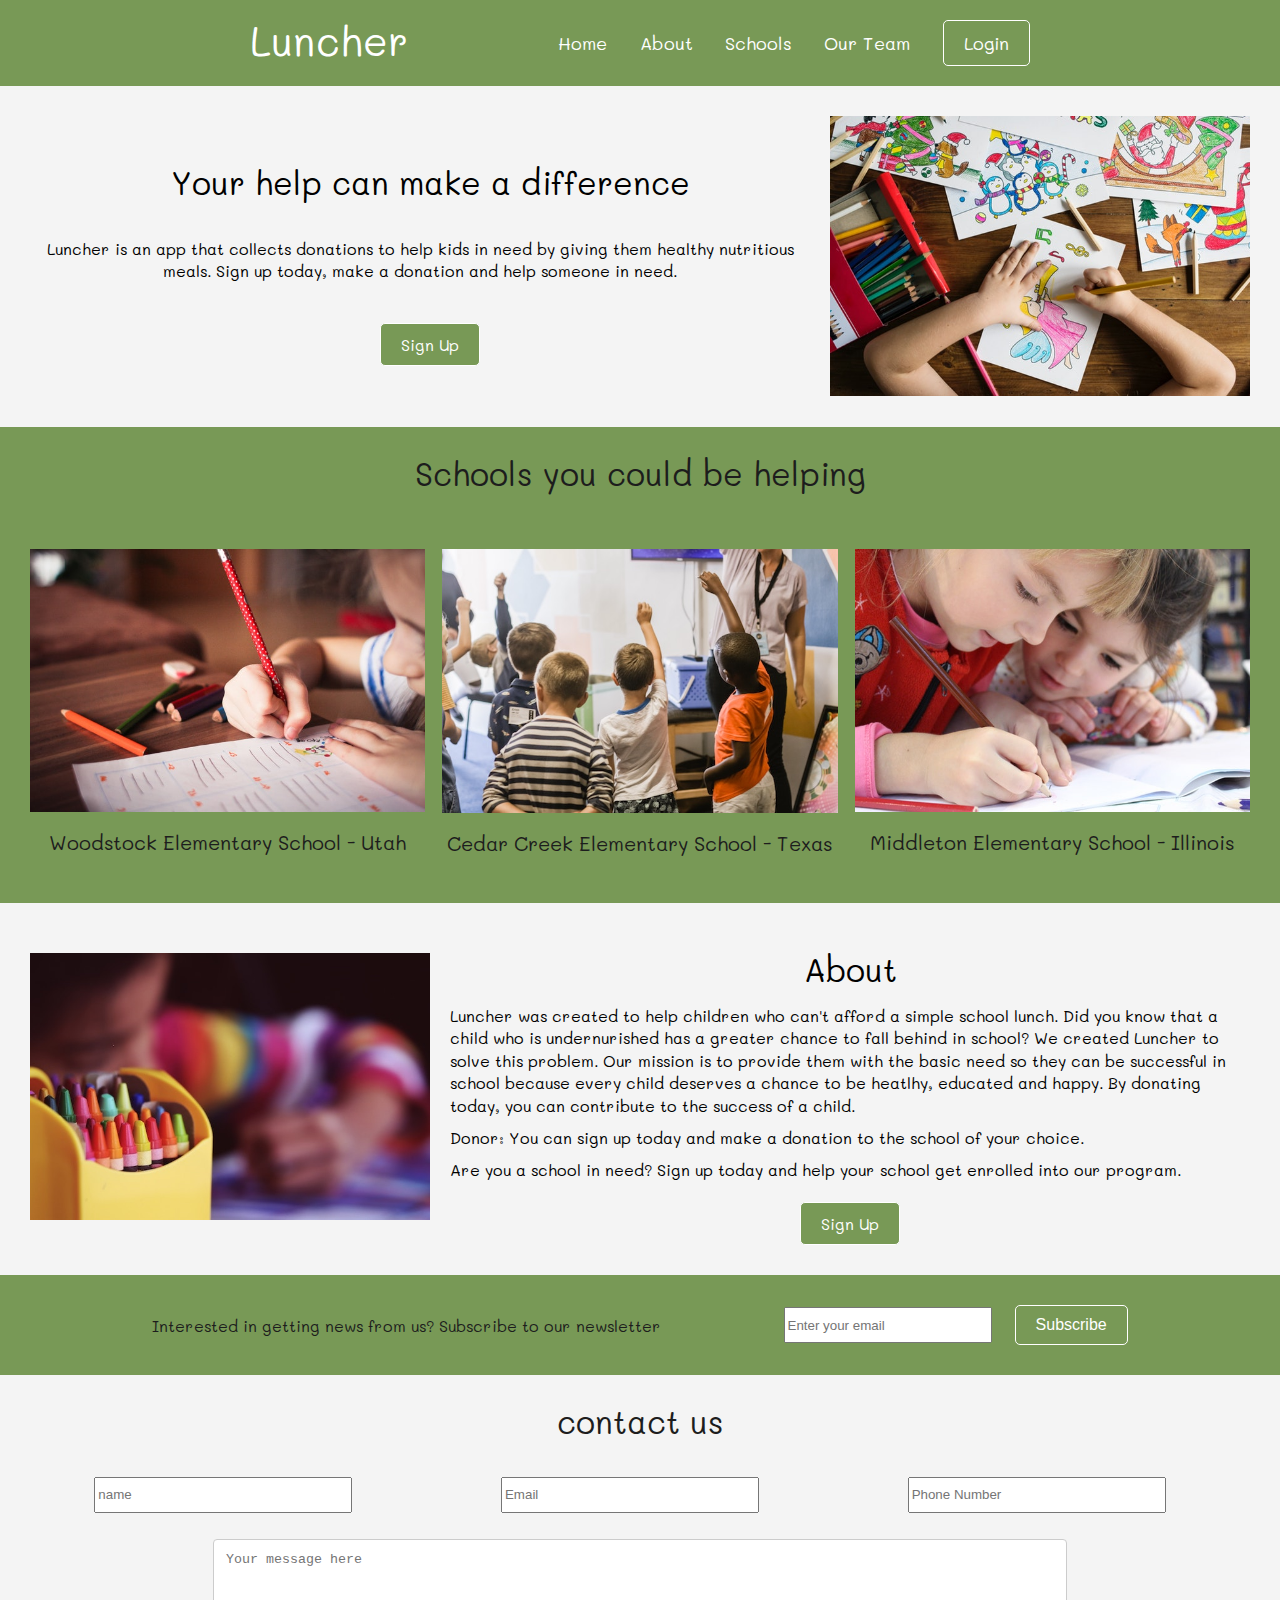
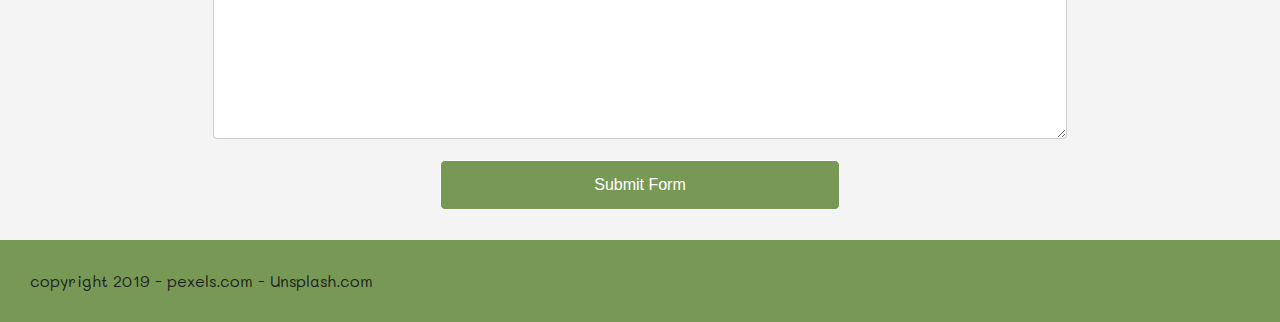
<file: index.html>
<!DOCTYPE html>
<html>
 <head>
    <title>Luncher</title>
    <meta charset="utf-8">
    <meta name="viewport" content="width=device-width, initial-scale=1.0">
    <link href = 'css/index.css' rel='stylesheet'>
    <style>
        @import url('https://fonts.googleapis.com/css?family=Raleway&display=swap');
        @import url('https://fonts.googleapis.com/css?family=Mali&display=swap');
     </style>
     <script src="./JS/menu.js" async></script>
</head>

 <body>

    <div class="container">
            <div class="navigation">
                    <h1>Luncher</h1> 
                    <!-- <a href="#"><img class="menu-icon" src="img/menu.png" alt=""/></a> -->
                <div class="nav-links">
                    <a href="index.html">Home</a>
                    <a href="#about">About</a>
                    <a href="#features">Schools</a>
                    <a href="team.html">Our Team</a>
                    <button class="button"><a href="https://luncher-donate-meals.netlify.com/login">Login</a></button>
                </div>
            </div>  

            <div class="nav-mobile">
                <div class="menu-btn">
                <a href="#"><img class="menu-icon" src="img/menu.png" alt=""/></a>
                <div class="nav-links2">
                        <a href="index.html">Home</a>
                        <a href="#about">About</a>
                        <a href="#features">Schools</a>
                        <a href="team.html">Our Team</a>
                </div>
                    </div>
                <h1>Luncher</h1> 
                <button class="button"><a href="https://luncher-donate-meals.netlify.com/login">Login</a></button>
            </div>


            <div class="header">
                <div class="header-content">
                    <h2>Your help can make a difference</h2>
                    <p>Luncher is an app that collects donations to help kids in need by giving them healthy nutritious meals. Sign up today, make a donation and help someone in need.</p>
                    <button class="button"><a href="https://luncher-donate-meals.netlify.com/register">Sign Up</a></button>
                </div>
                <div class="header-img">
                        <img src="img/kid-drawing-2.jpg" alt=""/>
                </div>
            </div>

            <section id="features" class="features">
                <div class="features-heading">
                    <h2>Schools you could be helping</h2>
                    
                </div>
                <div class="box-features">
                    <div class="box-features-1">
                        <img src ="img/school1.jpg" alt="picture of a child"/>
                        <h3>Woodstock Elementary School - Utah</h3>
                    </div>
                    <div class="box-features-2" alt="picture of a child">
                        <img src ="img/school2.jpg"/>
                        <h3>Cedar Creek Elementary School - Texas</h3>
                    </div>
                    <div class="box-features-3">
                        <img src ="img/school3.jpg" alt="picture of a child"/>
                        <h3>Middleton Elementary School - Illinois</h3>
                    </div>
                </div>
            </section>

            <section id="about" class="about">
                
                <div class= "about-img">
                    <img src="img/pencils.jpg">
                </div>
                <div class="about-content">
                    <h2>About</h2>
                    <p>Luncher was created to help children who can't afford a simple school lunch. Did you know that a child who is undernurished has a greater chance to fall behind in school? We created Luncher to solve this problem. Our mission is to provide them with the basic need so they can be successful in school because every child deserves a chance to be heatlhy, educated and happy. By donating today, you can contribute to the success of a child. </p>
                    <br>
                    <p><b>Donor</b>: You can sign up today and make a donation to the school of your choice.</p>
                    <br>
                    <p><strong>Are you a school in need?</strong> Sign up today and help your school get enrolled into our program.</p>
                    <button class="button"><a href="https://luncher-donate-meals.netlify.com/register">Sign Up</a></button>
                </div>
            </section>

            <section class="subscribe-container">
                <!-- <div class="subs-text"> -->
                <p>Interested in getting news from us? Subscribe to our newsletter</p>
                <!-- </div> -->
                <form>
                    <input type = "text" name = "email" placeholder="Enter your email">
                    <button>Subscribe</button> 
                </form>
            </section>

            <section class="contact-container">
                <div class="contact-text">
                    <h2>contact us</h2>
                </div>
                <form class="contact-form">
                    <div class="info">
                        <input class="input" type="text" name="name" placeholder="name">
                        <input class="input" type="text" name="email" placeholder="Email">
                        <input class="input" type="text" name="phone-number" placeholder="Phone Number">
                    </div>
                    <div class="message">
                        <textarea name="subject" placeholder="Your message here" style="height:200px"></textarea>
                    </div>
                    <div class="btn-div">
                        <button class = "submit-form-btn">Submit Form</button>
                    </div>
                </form>
            </section>

            <footer>
                <p>copyright 2019 - pexels.com - Unsplash.com</p>
            </footer>
    </div>
    
</body>
</html>
</file>
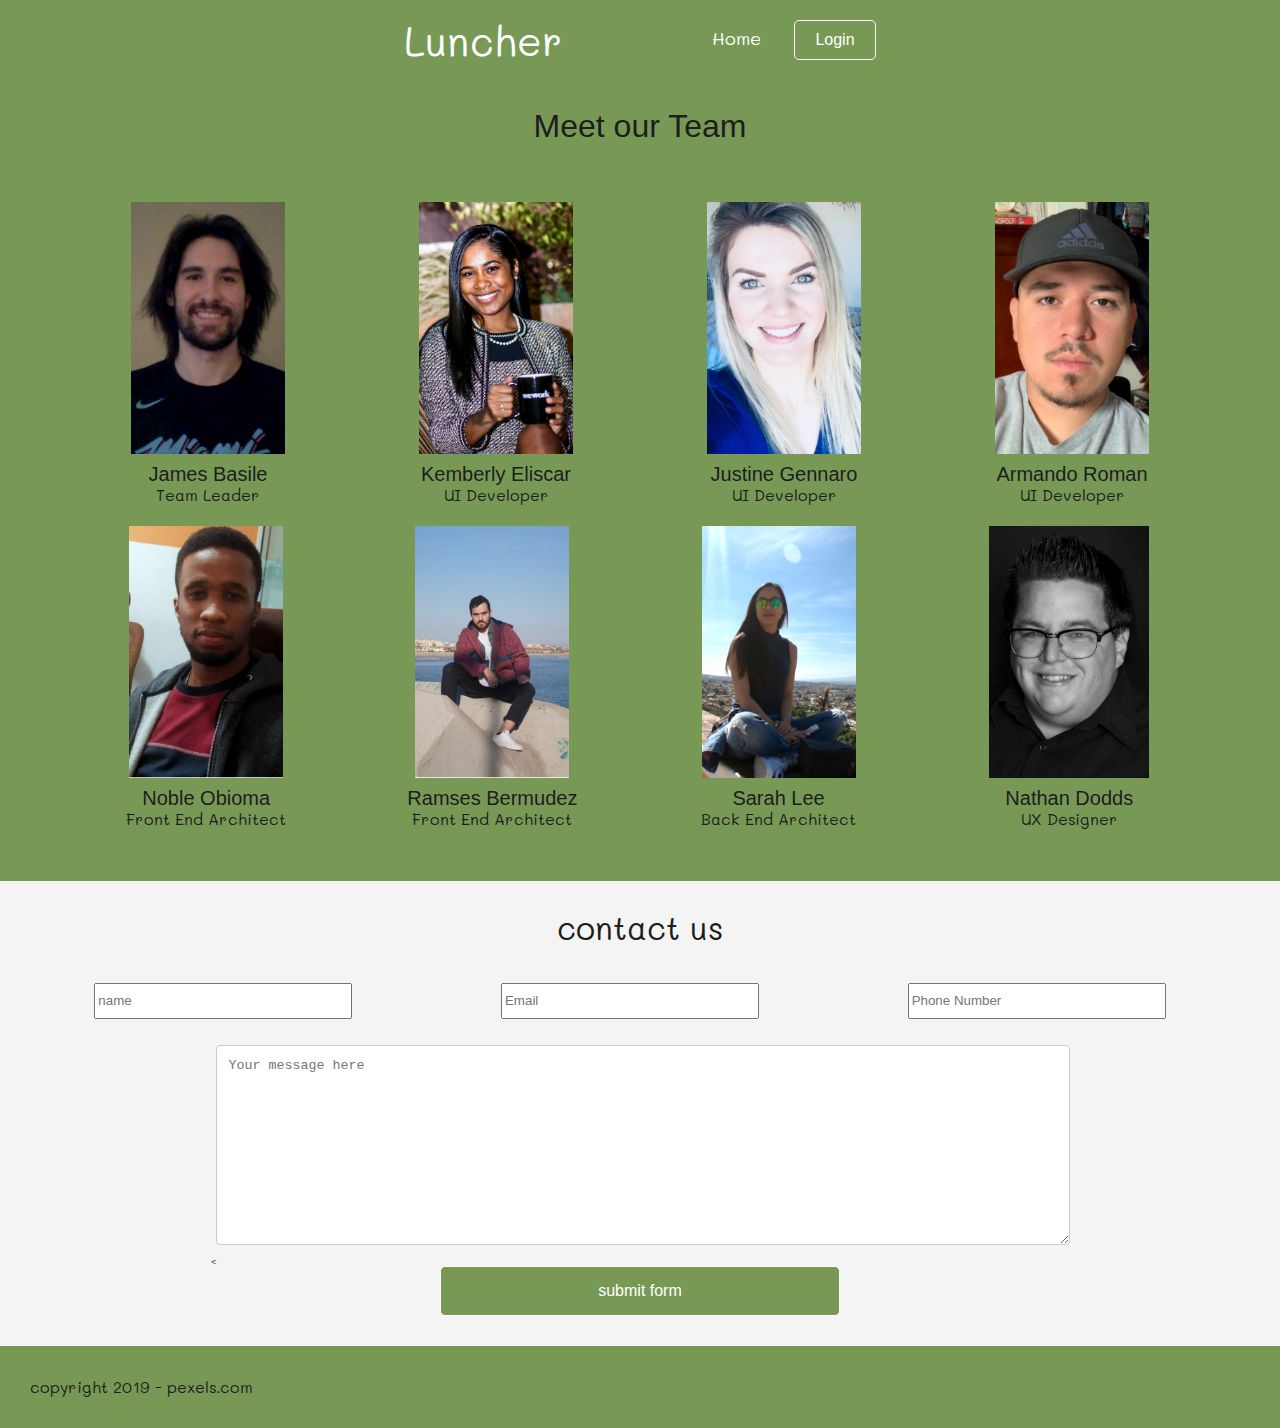
<file: team.html>
<!DOCTYPE html>
<html>
 <head>
    <title>Luncher</title>
    <meta charset="utf-8">
    <meta name="viewport" content="width=device-width, initial-scale=1.0">
    <link href = 'css/index.css' rel='stylesheet'>
    <style>
        @import url('https://fonts.googleapis.com/css?family=Raleway&display=swap');
        @import url('https://fonts.googleapis.com/css?family=Mali&display=swap');
     </style>
     <script src="./JS/menu.js" async></script>
</head>

 <body>

    <div class="container">
            <div class="navigation">
                <!-- <div class="icon500"> -->
                <div>
                    <h1>Luncher</h1> 
                </div> 
                <div class="team-menu">
                    <a href="index.html">Home</a>
                    <button class="button">Login</button>
                </div>
            </div>  

            <section class="team-container">
                <div class="team-header">
                    <h2>Meet our Team</h2>
                    
                </div>
                <div class="team-content">
                    <div class="team">
                        <div class="team-1">
                            <img src = "img/james.png">
                            <h4>James Basile</h4>
                            <p>Team Leader</p>
                        </div>
                        <div class="team-2">
                            <img src = "img/kemberly.png">
                            <h4>Kemberly Eliscar</h4>
                            <p>UI Developer</p>
                        </div>
                        <div class="team-3">
                            <img src = "img/justine.png">
                            <h4>Justine Gennaro</h4>
                            <p>UI Developer</p>
                        </div>
                        <div class="team-4">
                            <img src = "img/armando.png">
                            <h4>Armando Roman</h4>
                            <p>UI Developer</p>
                        </div>
                    </div>
                    <div class="team"> 
                        <div class="team-1">
                            <img src = "img/noble.png">
                            <h4>Noble Obioma</h4>
                            <p>Front End Architect</p>
                        </div>
                        <div class="team-2">
                            <img src = "img/ramses.png">
                            <h4>Ramses Bermudez</h4>
                            <p>Front End Architect</p>
                        </div>
                        <div class="team-3">
                            <img src = "img/sarah.png">
                            <h4>Sarah Lee</h4>
                            <p>Back End Architect</p>
                        </div>  
                        <div class="team-4">
                            <img src = "img/nathan.png">
                            <h4>Nathan Dodds</h4>
                            <p>UX Designer</p>
                        </div>            
                    </div>
                </div>
            </section>



            <section class="contact-container">
                <div class="contact-text">
                    <h2>contact us</h2>
                </div>
                <form class="contact-form">
                    <div class="info">
                        <input class="input" type="text" name="name" placeholder="name">
                        <input class="input" type="text" name="email" placeholder="Email">
                        <input class="input" type="text" name="phone-number" placeholder="Phone Number">
                    </div>
                    <div class="message">
                        <<textarea name="subject" placeholder="Your message here" style="height:200px"></textarea>
                    </div>
                    <div class="btn-div">
                        <button class = "submit-form-btn">submit form</button>
                    </div>
                </form>
            </section>

            <footer>
                <p>copyright 2019 - pexels.com</p>
            </footer>
    </div>
    
</body>
</html>
</file>
<file: css/index.css>
/* http://meyerweb.com/eric/tools/css/reset/ 
   v2.0 | 20110126
   License: none (public domain)
*/
html,
body,
div,
span,
applet,
object,
iframe,
h1,
h2,
h3,
h4,
h5,
h6,
p,
blockquote,
pre,
a,
abbr,
acronym,
address,
big,
cite,
code,
del,
dfn,
em,
img,
ins,
kbd,
q,
s,
samp,
small,
strike,
strong,
sub,
sup,
tt,
var,
b,
u,
i,
center,
dl,
dt,
dd,
ol,
ul,
li,
fieldset,
form,
label,
legend,
table,
caption,
tbody,
tfoot,
thead,
tr,
th,
td,
article,
aside,
canvas,
details,
embed,
figure,
figcaption,
footer,
header,
hgroup,
menu,
nav,
output,
ruby,
section,
summary,
time,
mark,
audio,
video {
  margin: 0;
  padding: 0;
  border: 0;
  font-size: 100%;
  font: inherit;
  vertical-align: baseline;
}
/* HTML5 display-role reset for older browsers */
article,
aside,
details,
figcaption,
figure,
footer,
header,
hgroup,
menu,
nav,
section {
  display: block;
}
body {
  line-height: 1;
}
ol,
ul {
  list-style: none;
}
blockquote,
q {
  quotes: none;
}
blockquote:before,
blockquote:after,
q:before,
q:after {
  content: '';
  content: none;
}
table {
  border-collapse: collapse;
  border-spacing: 0;
}
html {
  font-size: 62.5%;
}
body {
  font-family: 'Mali', cursive;
}
h1,
h2,
h3,
h4,
h5 {
  font-family: 'Russo One', sans-serif;
  font-size: 16px;
}
h2 {
  font-size: 3.2rem;
}
h3 {
  font-size: 2.8rem;
}
p {
  font-size: 1.6rem;
  line-height: 1.4;
}
img {
  max-width: 100%;
  height: auto;
}
.container {
  width: 100%;
  margin: 0 auto;
}
.navigation {
  display: flex;
  flex-direction: row;
  justify-content: center;
  background-color: #789956;
  padding: 20px;
}
.navigation .menu-icon {
  display: none;
}
.navigation h1 {
  font-family: 'Mali', cursive;
  color: white;
  font-size: 4rem;
  padding-right: 15rem;
}
.navigation a {
  font-family: 'Mali', cursive;
  color: white;
  text-decoration: none;
  padding-right: 3rem;
  font-size: 1.8rem;
}
.navigation a:hover {
  color: black;
}
.navigation .button {
  background-color: #789956;
  padding: 10px 20px 10px 20px;
  color: white;
  cursor: pointer;
  font-size: 1.6rem;
  border: 1px solid white;
  border-radius: 5px;
}
.navigation .button a {
  padding-right: 0;
}
@media (max-width: 768px) {
  .navigation {
    display: flex;
    flex-direction: column;
    justify-content: center;
    align-items: center;
  }
  .navigation h1 {
    padding-right: 0;
    padding-bottom: 20px;
  }
}
@media (max-width: 500px) {
  .navigation {
    display: none;
  }
}
.nav-mobile {
  display: none;
}
@media (max-width: 500px) {
  .nav-mobile {
    height: 100px;
    display: flex;
    flex-direction: row;
    justify-content: space-around;
    background-color: #789956;
  }
  .nav-mobile .nav-links2 {
    display: none;
    margin-top: 70px;
    background-color: #789956;
    border: none;
    padding: 1rem;
  }
  .nav-mobile .nav-links2 a {
    color: white;
    text-decoration: none;
    font-size: 2rem;
    padding-bottom: 1rem;
  }
  .nav-mobile .nav-links2 a:hover {
    color: black;
  }
  .nav-mobile h1 {
    font-family: 'Mali', cursive;
    color: white;
    font-size: 4rem;
    padding-top: 2.5rem;
  }
  .nav-mobile .menu-open {
    display: flex;
    flex-direction: column;
    position: absolute;
    z-index: 99;
    border: 1px solid white;
  }
  .nav-mobile .menu-btn {
    display: flex;
    flex-direction: column;
  }
  .nav-mobile .menu-icon {
    display: inline;
    margin-top: 2.5rem;
  }
  .nav-mobile .button {
    background-color: #789956;
    padding: 0 2rem 0 2rem;
    margin: 3rem 0 3rem 0;
    cursor: pointer;
    font-size: 1.6rem;
    border: 1px solid white;
    border-radius: 5px;
  }
  .nav-mobile .button a {
    color: white;
    text-decoration: none;
    font-family: 'Mali', cursive;
  }
}
.header {
  padding: 3rem;
  background-color: #F4F4F4;
  display: flex;
  flex-direction: row;
}
.header .header-content {
  text-align: center;
  max-width: 80rem;
}
.header .header-content h2 {
  padding: 50px 0 40px 0;
  font-family: 'Mali', cursive;
}
.header .header-content p {
  padding-right: 2rem;
}
.header .header-content button {
  background-color: #789956;
  padding: 10px 20px 10px 20px;
  color: white;
  cursor: pointer;
  font-size: 1.6rem;
  border: 1px solid white;
  border-radius: 5px;
  margin-top: 40px;
}
.header .header-content button a {
  text-decoration: none;
  color: white;
  font-family: 'Mali', cursive;
}
.header img {
  max-width: 100%;
  justify-content: center;
}
@media (max-width: 768px) {
  .header .header-content button {
    margin-top: 0;
  }
}
@media (max-width: 500px) {
  .header {
    display: flex;
    flex-direction: column-reverse;
  }
  .header .header-content button {
    margin-top: 2rem;
  }
}
.features {
  background-color: #789956;
  padding: 3rem;
  color: #1D1D1D;
}
.features .features-heading {
  text-align: center;
  padding-bottom: 4rem;
}
.features .features-heading h2 {
  padding-bottom: 2rem;
  font-family: 'Mali', cursive;
}
.features .box-features {
  display: flex;
  flex-direction: row;
  justify-content: space-evenly;
}
.features .box-features h3 {
  padding-bottom: 2rem;
  text-align: center;
  font-size: 2rem;
  font-family: 'Mali', cursive;
}
.features .box-features img {
  display: block;
  max-width: 100%;
  margin-left: auto;
  margin-right: auto;
  margin-bottom: 2rem;
}
.features .box-features .box-features-1,
.features .box-features .box-features-2 {
  padding-right: 1.7rem;
  text-align: justify;
}
@media (max-width: 500px) {
  .features .box-features {
    display: flex;
    flex-direction: column;
  }
}
.about {
  padding: 3rem;
  display: flex;
  flex-direction: row;
  background-color: #F4F4F4;
}
.about .about-content {
  text-align: center;
  padding-left: 2rem;
  max-width: 80rem;
}
.about h2 {
  padding: 2rem 0 2rem 0;
  text-align: center;
  font-family: 'Mali', cursive;
}
.about button {
  background-color: #789956;
  padding: 10px 20px 10px 20px;
  color: white;
  cursor: pointer;
  font-size: 1.6rem;
  border: 1px solid white;
  border-radius: 5px;
  margin-top: 2rem;
}
.about button a {
  text-decoration: none;
  color: white;
  font-family: 'Mali', cursive;
}
.about p {
  text-align: left;
  flex-wrap: wrap;
}
.about img {
  margin-top: 2rem;
}
@media (max-width: 768px) {
}
@media (max-width: 500px) {
  .about {
    display: flex;
    flex-direction: column-reverse;
  }
}
.team-container {
  padding: 3rem;
  background-color: #789956;
  color: #1D1D1D;
}
.team-container .team-header {
  text-align: center;
  padding-bottom: 4rem;
}
.team-container .team-header h2 {
  padding-bottom: 2rem;
}
.team-container .team-content .team {
  display: flex;
  flex-direction: row;
  justify-content: space-evenly;
}
.team-container .team-content .team img {
  max-width: 70%;
  display: block;
  margin-left: auto;
  margin-right: auto;
}
.team-container .team-content .team h4 {
  padding-top: 1rem;
  font-size: 20px;
  text-align: center;
}
.team-container .team-content .team p {
  padding-bottom: 2rem;
  text-align: center;
}
@media (max-width: 500px) {
  .team-container .team-content .team {
    display: flex;
    flex-direction: column;
  }
}
.subscribe-container {
  padding: 3rem;
  display: flex;
  flex-direction: row;
  background-color: #789956;
  color: #1D1D1D;
  justify-content: space-evenly;
}
.subscribe-container p {
  padding-top: 1rem;
}
.subscribe-container button {
  background-color: #789956;
  padding: 10px 20px 10px 20px;
  color: white;
  cursor: pointer;
  font-size: 1.6rem;
  border: 1px solid white;
  border-radius: 5px;
}
.subscribe-container input {
  width: 200px;
  height: 30px;
  margin-right: 2rem;
}
@media (max-width: 500px) {
}
.contact-container {
  padding: 3rem;
  background-color: #F4F4F4;
  color: #1D1D1D;
}
.contact-container h2 {
  text-align: center;
  padding-bottom: 2rem;
  font-family: 'Mali', cursive;
}
.contact-container .contact-form .info {
  display: flex;
  flex-direction: row;
  justify-content: space-around;
}
.contact-container .contact-form .message {
  text-align: center;
}
.contact-container .contact-form .message textarea {
  width: 70%;
  padding: 1.2rem;
  border: 1px solid #ccc;
  border-radius: 4px;
  box-sizing: border-box;
  margin-top: 6px;
  margin-bottom: 20px;
}
.contact-container .contact-form input {
  margin: 20px 0 20px 0;
  width: 250px;
  height: 30px;
  margin-right: 2rem;
}
.contact-container .contact-form .btn-div {
  text-align: center;
}
.contact-container .contact-form .btn-div .submit-form-btn {
  background-color: #789956;
  padding: 10px 20px 10px 20px;
  color: white;
  cursor: pointer;
  font-size: 1.6rem;
  border: 1px solid white;
  border-radius: 5px;
  width: 40rem;
  height: 5rem;
}
@media (max-width: 768px) {
  .contact-container .contact-form .info {
    display: flex;
    flex-direction: column;
    text-align: center;
  }
  .contact-container .contact-form .info .input {
    margin: 1rem auto;
  }
  .contact-container .contact-form .message input {
    width: 30rem;
    height: 20rem;
  }
}
footer {
  padding: 3rem;
  background-color: #789956;
  color: #1D1D1D;
}
</file>
